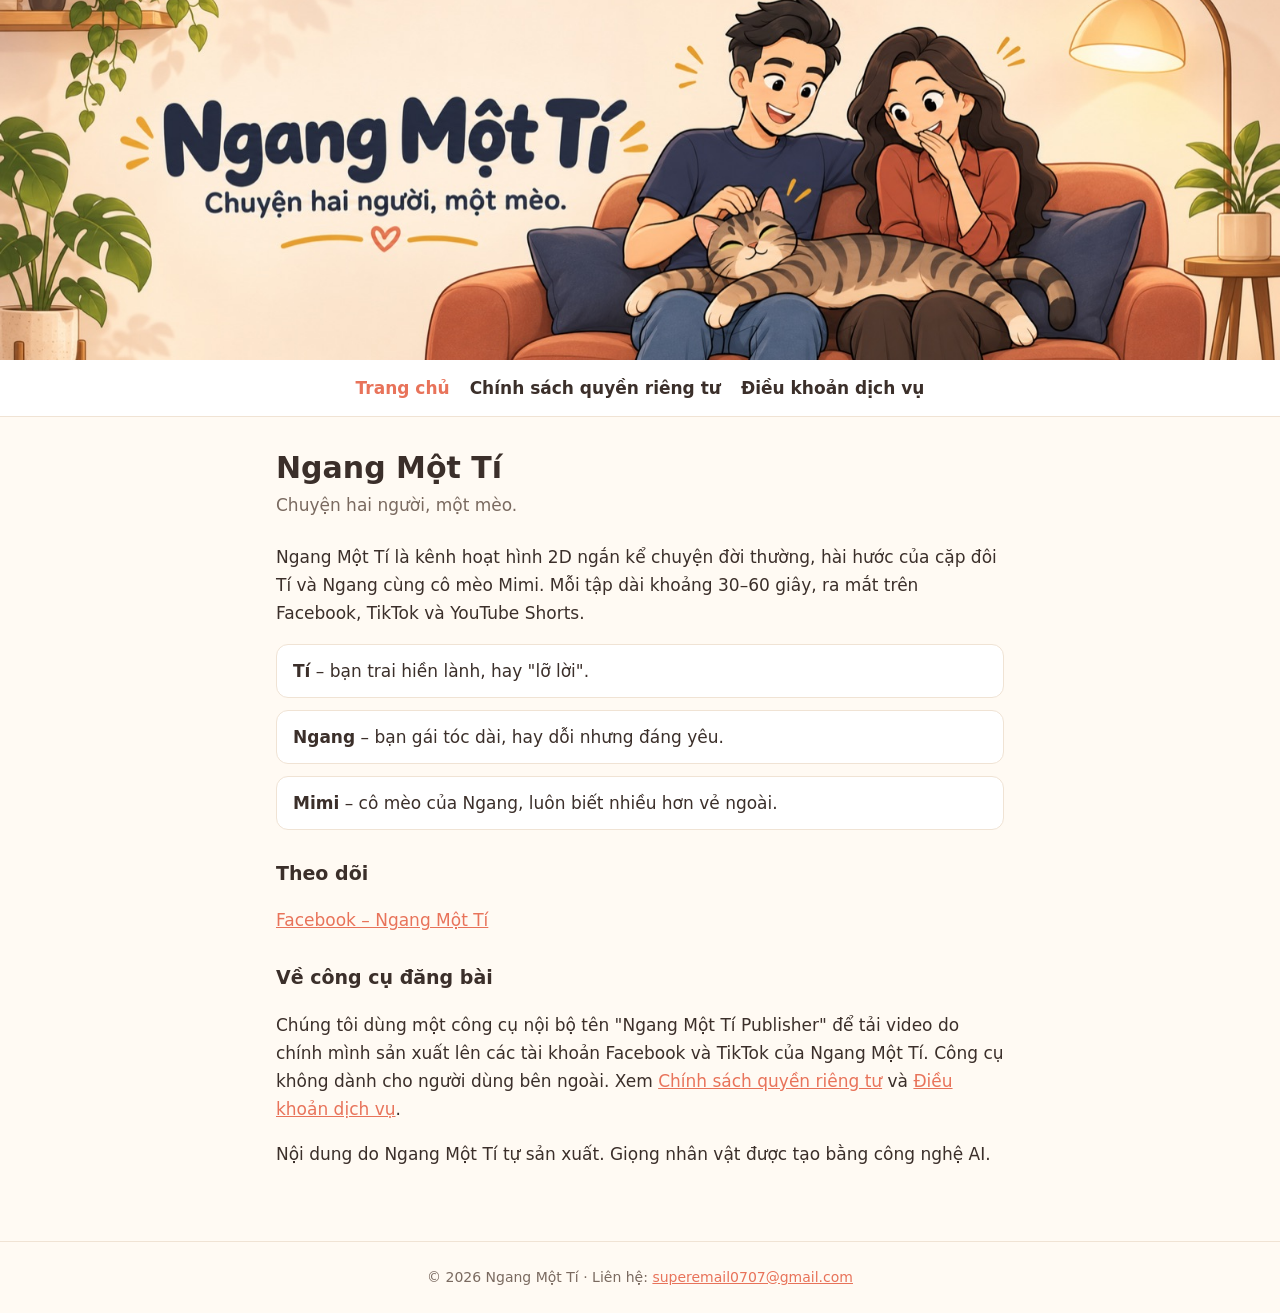
<file: index.html>
<!doctype html>
<html lang="vi">
<head>
<meta charset="utf-8">
<meta name="viewport" content="width=device-width, initial-scale=1">
<title>Ngang Một Tí</title>
<meta name="description" content="Ngang Một Tí – hoạt hình 2D ngắn về chuyện đời thường của Tí, Ngang và cô mèo Mimi.">
<link rel="icon" href="icon.png">
<link rel="stylesheet" href="style.css">
</head>
<body>
<header><img src="banner.jpg" alt="Ngang Một Tí – Chuyện hai người, một mèo"></header>
<nav><a href="./" aria-current="page">Trang chủ</a><a href="privacy-policy/">Chính sách quyền riêng tư</a><a href="terms/">Điều khoản dịch vụ</a></nav>
<main>
<h1>Ngang Một Tí</h1>
<p class="tag">Chuyện hai người, một mèo.</p>
<p>Ngang Một Tí là kênh hoạt hình 2D ngắn kể chuyện đời thường, hài hước của cặp đôi Tí và Ngang cùng cô mèo Mimi. Mỗi tập dài khoảng 30–60 giây, ra mắt trên Facebook, TikTok và YouTube Shorts.</p>
<ul class="cast">
<li><strong>Tí</strong> – bạn trai hiền lành, hay "lỡ lời".</li>
<li><strong>Ngang</strong> – bạn gái tóc dài, hay dỗi nhưng đáng yêu.</li>
<li><strong>Mimi</strong> – cô mèo của Ngang, luôn biết nhiều hơn vẻ ngoài.</li>
</ul>
<h2>Theo dõi</h2>
<p><a href="https://www.facebook.com/profile.php?id=61596370679676">Facebook – Ngang Một Tí</a></p>
<h2>Về công cụ đăng bài</h2>
<p>Chúng tôi dùng một công cụ nội bộ tên "Ngang Một Tí Publisher" để tải video do chính mình sản xuất lên các tài khoản Facebook và TikTok của Ngang Một Tí. Công cụ không dành cho người dùng bên ngoài. Xem <a href="privacy-policy/">Chính sách quyền riêng tư</a> và <a href="terms/">Điều khoản dịch vụ</a>.</p>
<p>Nội dung do Ngang Một Tí tự sản xuất. Giọng nhân vật được tạo bằng công nghệ AI.</p>
</main>
<footer>© 2026 Ngang Một Tí · Liên hệ: <a href="mailto:superemail0707@gmail.com">superemail0707@gmail.com</a></footer>
</body>
</html>
</file>
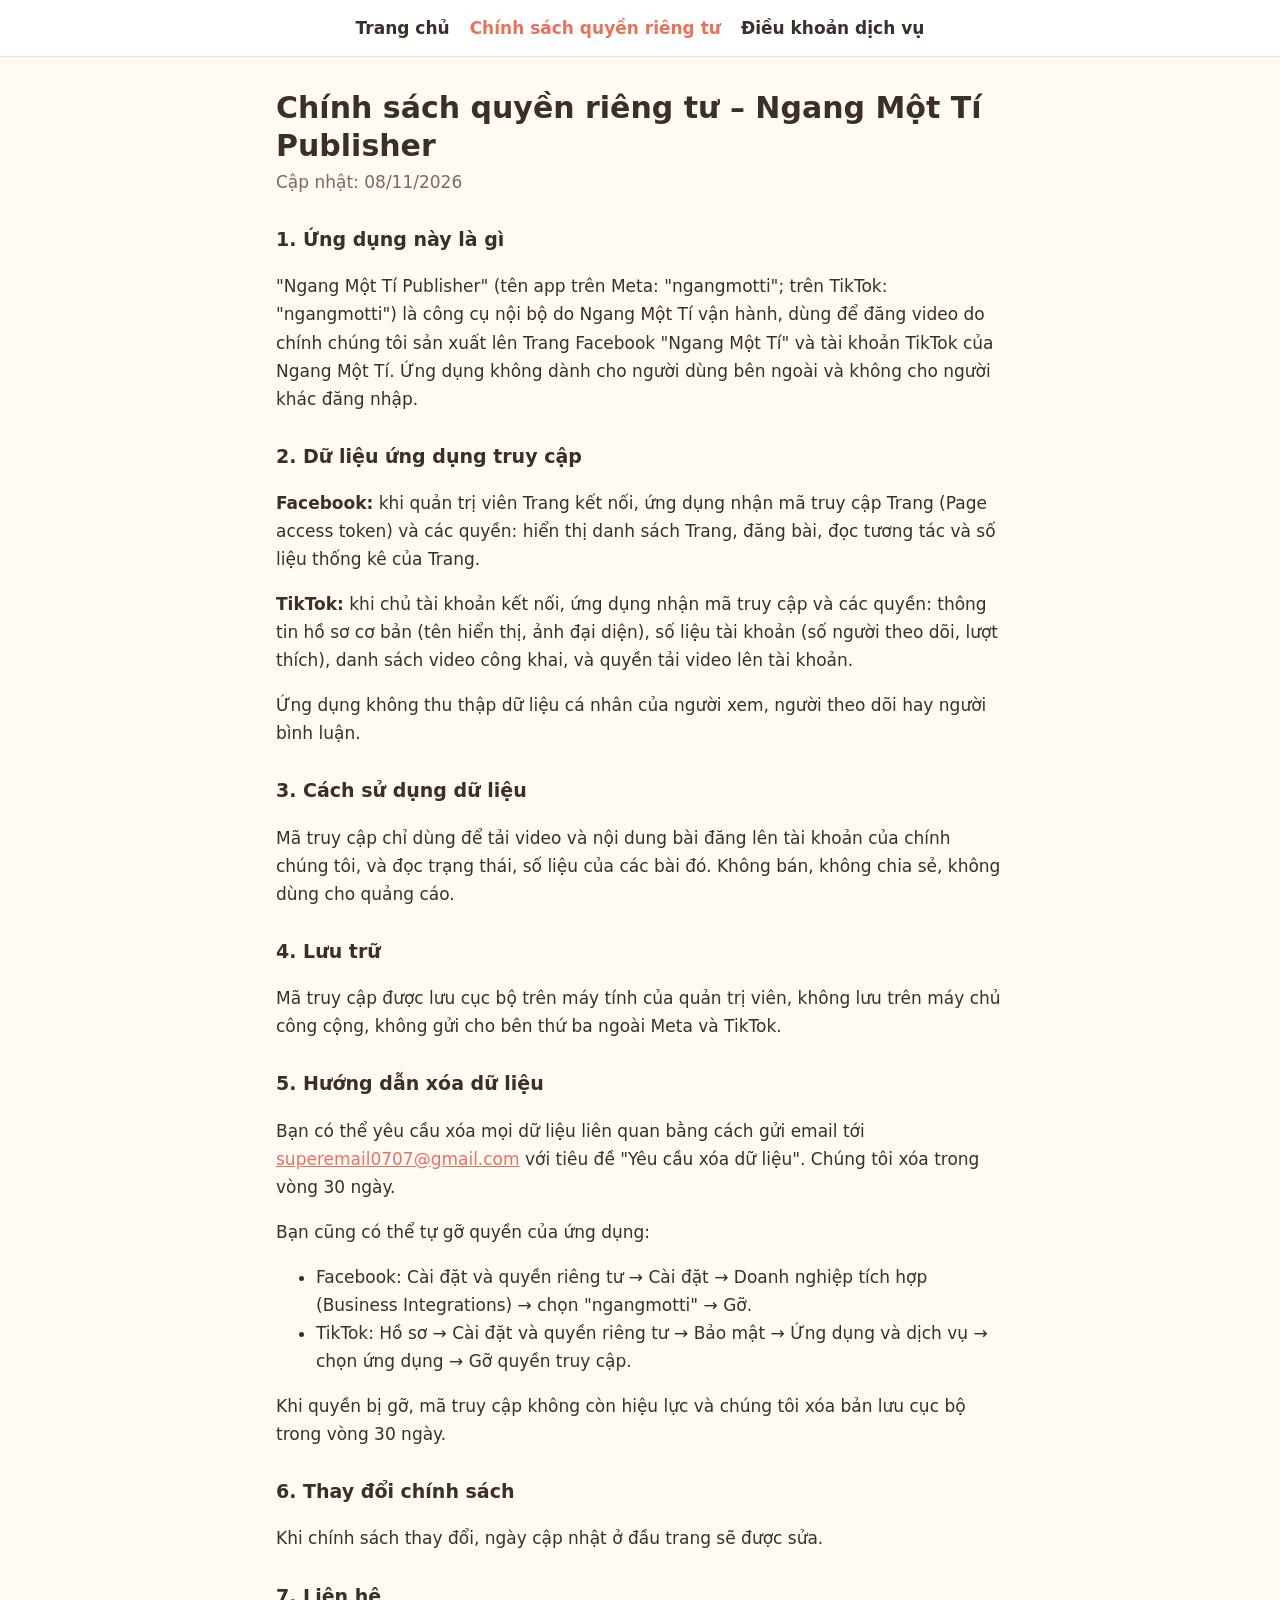
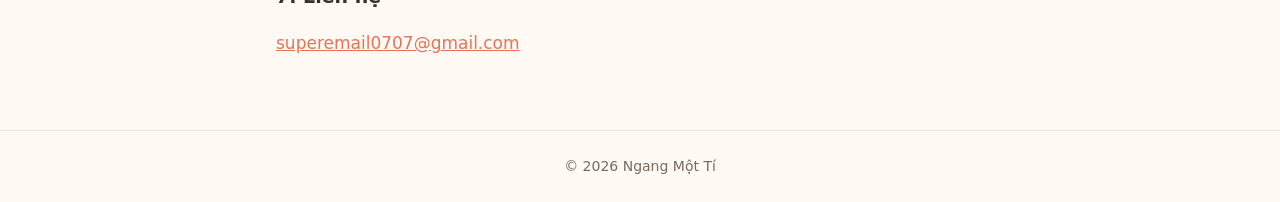
<file: privacy-policy/index.html>
<!doctype html>
<html lang="vi">
<head>
<meta charset="utf-8">
<meta name="viewport" content="width=device-width, initial-scale=1">
<title>Chính sách quyền riêng tư – Ngang Một Tí</title>
<link rel="icon" href="../icon.png">
<link rel="stylesheet" href="../style.css">
</head>
<body>
<nav><a href="../">Trang chủ</a><a href="./" aria-current="page">Chính sách quyền riêng tư</a><a href="../terms/">Điều khoản dịch vụ</a></nav>
<main>
<h1>Chính sách quyền riêng tư – Ngang Một Tí Publisher</h1>
<p class="tag">Cập nhật: 08/11/2026</p>

<h2>1. Ứng dụng này là gì</h2>
<p>"Ngang Một Tí Publisher" (tên app trên Meta: "ngangmotti"; trên TikTok: "ngangmotti") là công cụ nội bộ do Ngang Một Tí vận hành, dùng để đăng video do chính chúng tôi sản xuất lên Trang Facebook "Ngang Một Tí" và tài khoản TikTok của Ngang Một Tí. Ứng dụng không dành cho người dùng bên ngoài và không cho người khác đăng nhập.</p>

<h2>2. Dữ liệu ứng dụng truy cập</h2>
<p><strong>Facebook:</strong> khi quản trị viên Trang kết nối, ứng dụng nhận mã truy cập Trang (Page access token) và các quyền: hiển thị danh sách Trang, đăng bài, đọc tương tác và số liệu thống kê của Trang.</p>
<p><strong>TikTok:</strong> khi chủ tài khoản kết nối, ứng dụng nhận mã truy cập và các quyền: thông tin hồ sơ cơ bản (tên hiển thị, ảnh đại diện), số liệu tài khoản (số người theo dõi, lượt thích), danh sách video công khai, và quyền tải video lên tài khoản.</p>
<p>Ứng dụng không thu thập dữ liệu cá nhân của người xem, người theo dõi hay người bình luận.</p>

<h2>3. Cách sử dụng dữ liệu</h2>
<p>Mã truy cập chỉ dùng để tải video và nội dung bài đăng lên tài khoản của chính chúng tôi, và đọc trạng thái, số liệu của các bài đó. Không bán, không chia sẻ, không dùng cho quảng cáo.</p>

<h2>4. Lưu trữ</h2>
<p>Mã truy cập được lưu cục bộ trên máy tính của quản trị viên, không lưu trên máy chủ công cộng, không gửi cho bên thứ ba ngoài Meta và TikTok.</p>

<h2>5. Hướng dẫn xóa dữ liệu</h2>
<p>Bạn có thể yêu cầu xóa mọi dữ liệu liên quan bằng cách gửi email tới <a href="mailto:superemail0707@gmail.com">superemail0707@gmail.com</a> với tiêu đề "Yêu cầu xóa dữ liệu". Chúng tôi xóa trong vòng 30 ngày.</p>
<p>Bạn cũng có thể tự gỡ quyền của ứng dụng:</p>
<ul>
<li>Facebook: Cài đặt và quyền riêng tư → Cài đặt → Doanh nghiệp tích hợp (Business Integrations) → chọn "ngangmotti" → Gỡ.</li>
<li>TikTok: Hồ sơ → Cài đặt và quyền riêng tư → Bảo mật → Ứng dụng và dịch vụ → chọn ứng dụng → Gỡ quyền truy cập.</li>
</ul>
<p>Khi quyền bị gỡ, mã truy cập không còn hiệu lực và chúng tôi xóa bản lưu cục bộ trong vòng 30 ngày.</p>

<h2>6. Thay đổi chính sách</h2>
<p>Khi chính sách thay đổi, ngày cập nhật ở đầu trang sẽ được sửa.</p>

<h2>7. Liên hệ</h2>
<p><a href="mailto:superemail0707@gmail.com">superemail0707@gmail.com</a></p>
</main>
<footer>© 2026 Ngang Một Tí</footer>
</body>
</html>
</file>
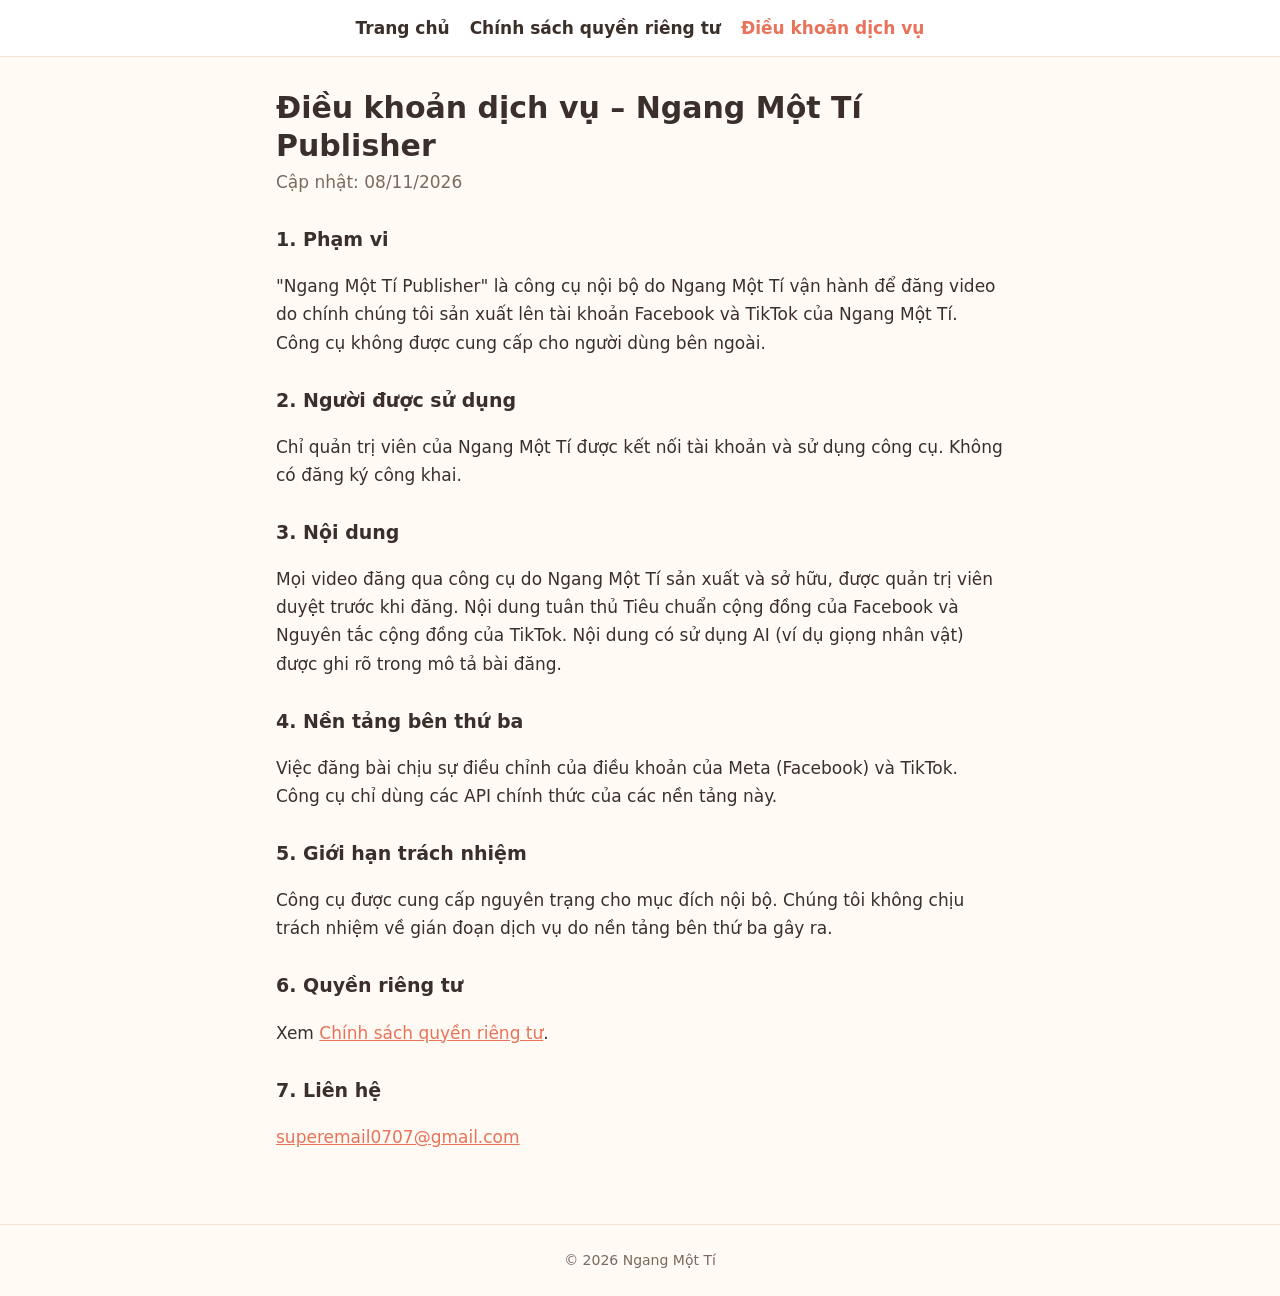
<file: terms/index.html>
<!doctype html>
<html lang="vi">
<head>
<meta charset="utf-8">
<meta name="viewport" content="width=device-width, initial-scale=1">
<title>Điều khoản dịch vụ – Ngang Một Tí</title>
<link rel="icon" href="../icon.png">
<link rel="stylesheet" href="../style.css">
</head>
<body>
<nav><a href="../">Trang chủ</a><a href="../privacy-policy/">Chính sách quyền riêng tư</a><a href="./" aria-current="page">Điều khoản dịch vụ</a></nav>
<main>
<h1>Điều khoản dịch vụ – Ngang Một Tí Publisher</h1>
<p class="tag">Cập nhật: 08/11/2026</p>

<h2>1. Phạm vi</h2>
<p>"Ngang Một Tí Publisher" là công cụ nội bộ do Ngang Một Tí vận hành để đăng video do chính chúng tôi sản xuất lên tài khoản Facebook và TikTok của Ngang Một Tí. Công cụ không được cung cấp cho người dùng bên ngoài.</p>

<h2>2. Người được sử dụng</h2>
<p>Chỉ quản trị viên của Ngang Một Tí được kết nối tài khoản và sử dụng công cụ. Không có đăng ký công khai.</p>

<h2>3. Nội dung</h2>
<p>Mọi video đăng qua công cụ do Ngang Một Tí sản xuất và sở hữu, được quản trị viên duyệt trước khi đăng. Nội dung tuân thủ Tiêu chuẩn cộng đồng của Facebook và Nguyên tắc cộng đồng của TikTok. Nội dung có sử dụng AI (ví dụ giọng nhân vật) được ghi rõ trong mô tả bài đăng.</p>

<h2>4. Nền tảng bên thứ ba</h2>
<p>Việc đăng bài chịu sự điều chỉnh của điều khoản của Meta (Facebook) và TikTok. Công cụ chỉ dùng các API chính thức của các nền tảng này.</p>

<h2>5. Giới hạn trách nhiệm</h2>
<p>Công cụ được cung cấp nguyên trạng cho mục đích nội bộ. Chúng tôi không chịu trách nhiệm về gián đoạn dịch vụ do nền tảng bên thứ ba gây ra.</p>

<h2>6. Quyền riêng tư</h2>
<p>Xem <a href="../privacy-policy/">Chính sách quyền riêng tư</a>.</p>

<h2>7. Liên hệ</h2>
<p><a href="mailto:superemail0707@gmail.com">superemail0707@gmail.com</a></p>
</main>
<footer>© 2026 Ngang Một Tí</footer>
</body>
</html>
</file>
<file: style.css>
:root { --bg: #fffaf3; --ink: #3b2f2a; --muted: #7a6a60; --accent: #e8735a; --card: #ffffff; --line: #f0e3d4; }
* { box-sizing: border-box; }
body { margin: 0; background: var(--bg); color: var(--ink); font: 17px/1.65 "Be Vietnam Pro", system-ui, -apple-system, "Segoe UI", sans-serif; }
header img { display: block; width: 100%; max-height: 360px; object-fit: cover; }
nav { display: flex; gap: 20px; justify-content: center; flex-wrap: wrap; padding: 14px 16px; border-bottom: 1px solid var(--line); background: var(--card); }
nav a { color: var(--ink); text-decoration: none; font-weight: 600; }
nav a:hover, nav a[aria-current] { color: var(--accent); }
main { max-width: 760px; margin: 0 auto; padding: 32px 16px 56px; }
h1 { font-size: 30px; line-height: 1.25; margin: 0 0 4px; }
h2 { font-size: 19px; margin: 28px 0 6px; }
.tag { color: var(--muted); margin: 0 0 24px; }
.cast { display: grid; gap: 12px; padding: 0; list-style: none; }
.cast li { background: var(--card); border: 1px solid var(--line); border-radius: 12px; padding: 12px 16px; }
a { color: var(--accent); }
footer { text-align: center; color: var(--muted); font-size: 14px; padding: 24px 16px; border-top: 1px solid var(--line); }
</file>
